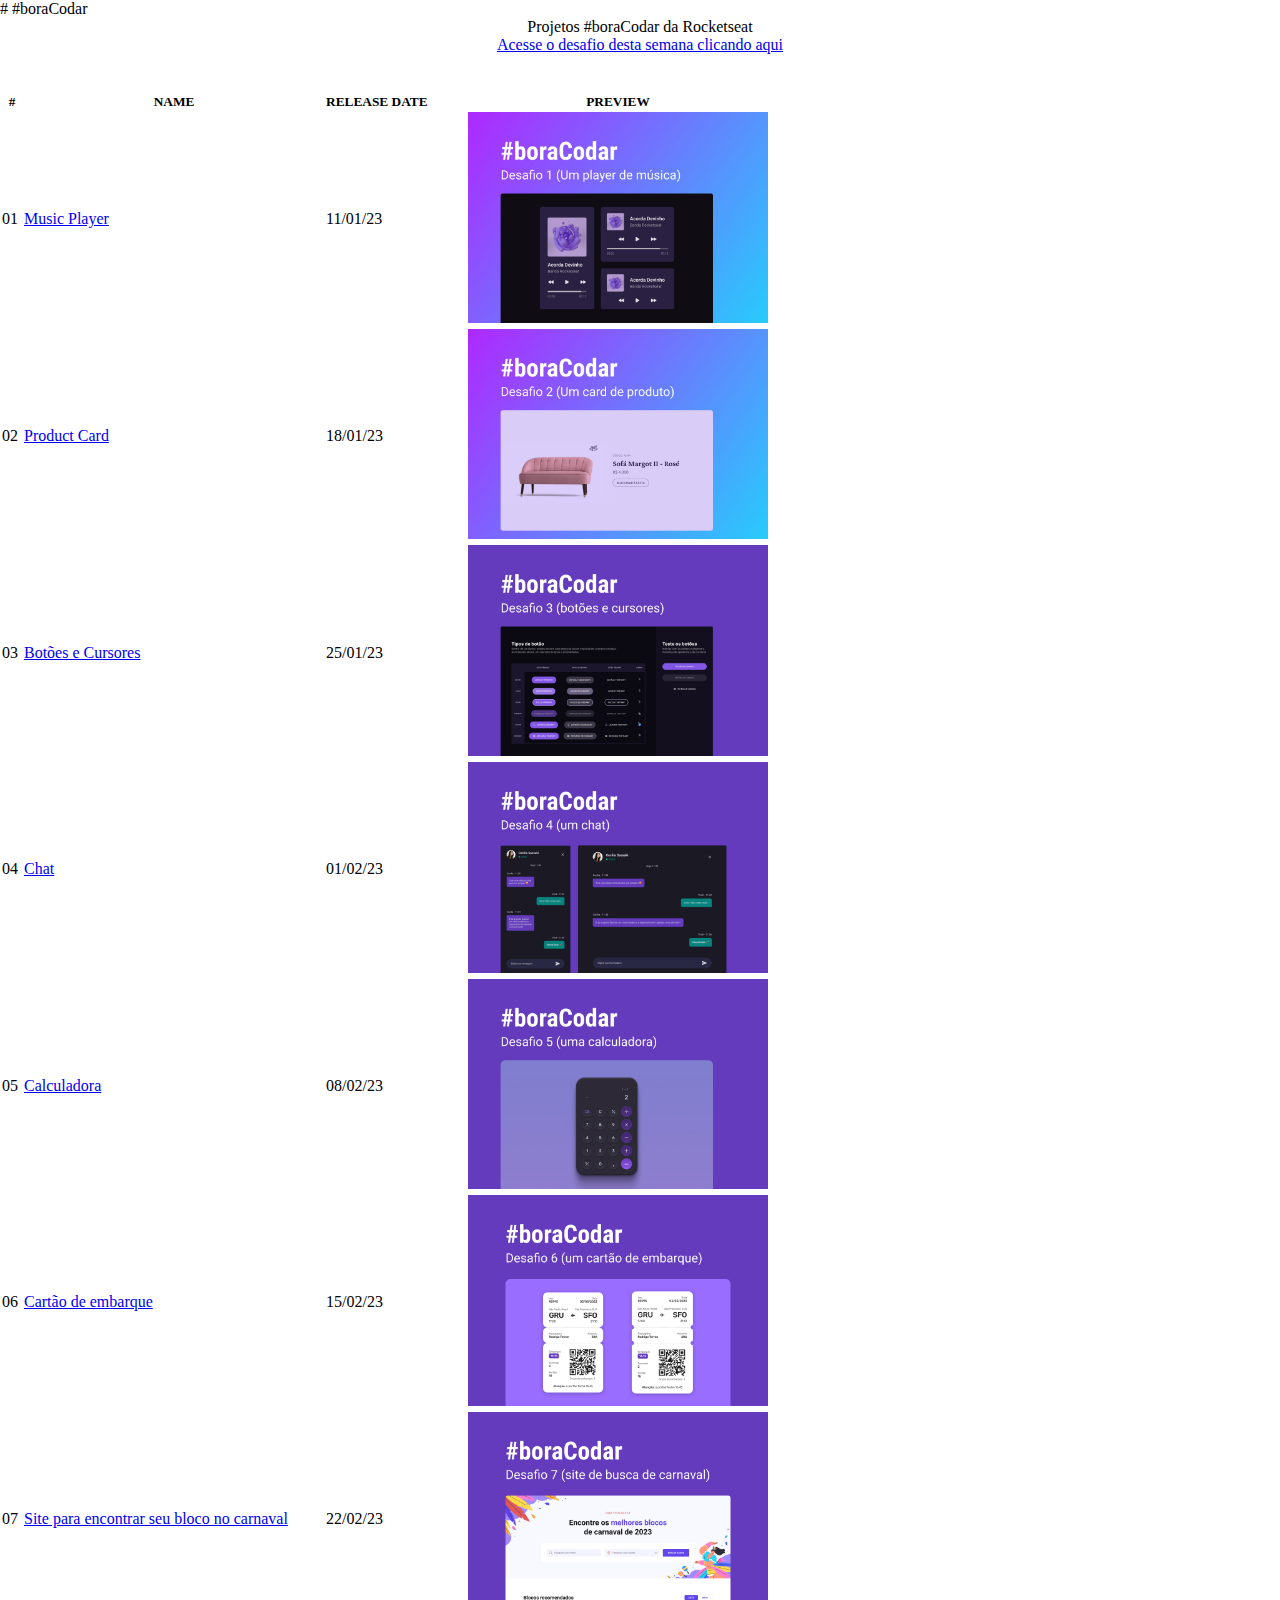
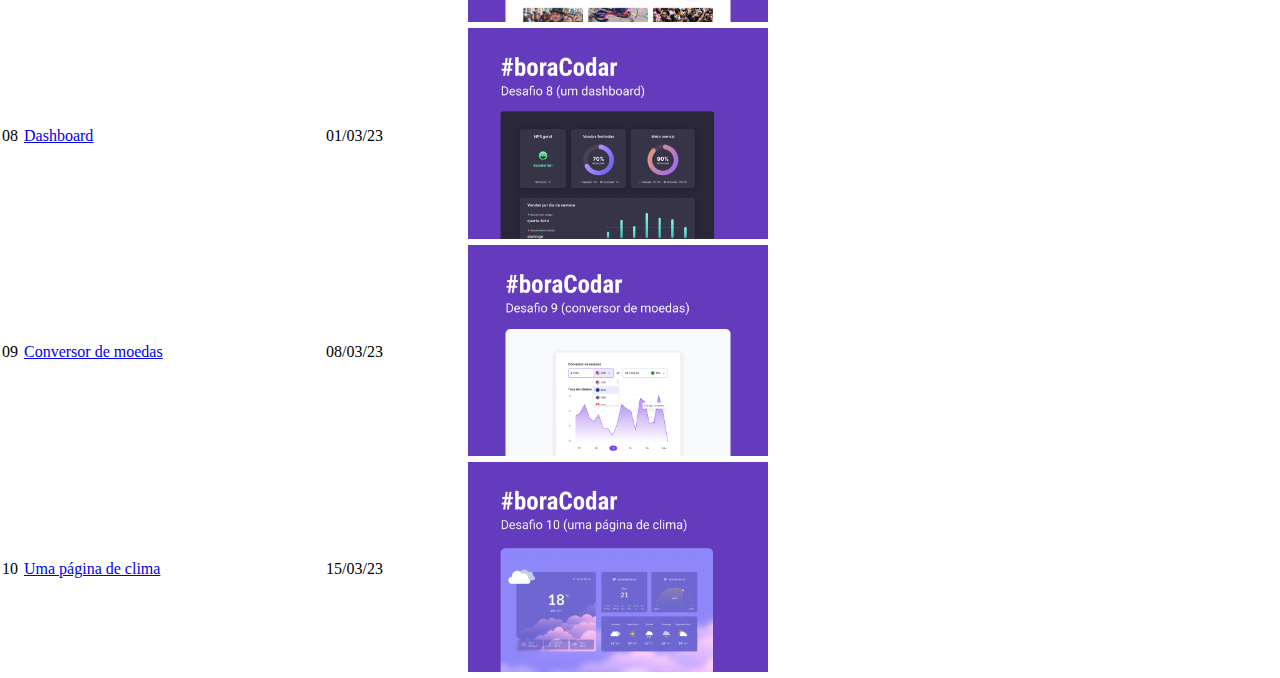
<file: index.html>
<!DOCTYPE html>
<html lang="en">
<head>
  <link rel="stylesheet" href="style.css">
  <meta charset="UTF-8">
  <meta http-equiv="X-UA-Compatible" content="IE=edge">
  <meta name="viewport" content="width=device-width, initial-scale=1.0">
  <title>Boracodar</title>
</head>
<body>
  # #boraCodar

<p align="center">
    Projetos #boraCodar da Rocketseat <br>
    <a href="https://boracodar.dev">Acesse o desafio desta semana clicando aqui</a><br>
    <br><table>
    <thead>
        <tr>
            <th align="center">
                <img width="20" height="1"> 
                <p>
                    <small>#</small>
                </p>
            </th>
            <th align="center">
                <img width="300" height="1"> 
                <p> 
                    <small>
                        NAME
                    </small>
                </p>
            </th>
            <th align="left">
                <img width="140" height="1">
                <p align="left"> 
                    <small>
                    RELEASE DATE
                    </small>
                </p>
            </th>
            <th align="center">
                <img width="201" height="1">
                <p align="center"> 
                    <small>
                    PREVIEW
                    </small>
                </p>
            </th>
        </tr>
    </thead>
    <tbody>
        <tr>
            <td>01</td>
            <td><a href="desafio01">Music Player </a></td>
            <td>11/01/23</td>
            <td align="center">
            <a href="desafio01"><img width="300px" src="desafio01/.github/preview.jpg" /></a></td>
        </tr>
        <tr>
            <td>02</td>
            <td><a href="desafio">Product Card</a></td>
            <td>18/01/23</td>
            <td align="center"><a href="desafio"><img width="300px" src="desafio/.github/preview.jpg" /></a></td>
        </tr>
        <tr>
            <td>03</td>
            <td><a href="desafio03">Botões e Cursores</a></td>
            <td>25/01/23</td>
            <td align="center"><a href="desafio03"><img width="300px" src="desafio03/.github/preview.jpg" /></a></td>
        </tr>
        <tr>
            <td>04</td>
            <td><a href="desafio04">Chat</a></td>
            <td>01/02/23</td>
            <td align="center"><a href="desafio04"><img width="300px" src="desafio04/.github/preview.jpg" /></a></td>
        </tr>
        <tr>
            <td>05</td>
            <td><a href="desafio05">Calculadora</a></td>
            <td>08/02/23</td>
            <td align="center"><a href="desafio05"><img width="300px" src="desafio05/.github/preview.jpg" /></a></td>
        </tr>
        <tr>
            <td>06</td>
            <td><a href="desafio06">Cartão de embarque</a></td>
            <td>15/02/23</td>
            <td align="center" ><a href="desafio06"><img width="300px" src="desafio06/.github/preview.jpg" /></a></td>
        </tr>
        <tr>
            <td>07</td>
            <td><a href="desafio07">Site para encontrar seu bloco no carnaval</a></td>
            <td>22/02/23</td>
            <td align="center" ><a href="desafio07"><img width="300px" src="desafio07/.github/preview.jpg" /></a></td>
        </tr>
        <tr>
            <td>08</td>
            <td><a href="boracodar-08">Dashboard</a></td>
            <td>01/03/23</td>
            <td align="center" ><a href="boracodar-08"><img width="300px" src="boracodar-08/.github/preview.jpg" /></a></td>
        </tr>
        <tr>
            <td>09</td>
            <td><a href="09">Conversor de moedas</a></td>
            <td>08/03/23</td>
            <td align="center" ><a href="09"><img width="300px" src="09/.github/preview.jpg" /></a></td>
        </tr>
        <tr>
            <td>10</td>
            <td><a href="10">Uma página de clima</a></td>
            <td>15/03/23</td>
            <td align="center" ><a href="10"><img width="300px" src="10/.github/preview.jpg" /></a></td>
        </tr>
    </tbody>
</table>
</p>
</body>
</html>
</file>
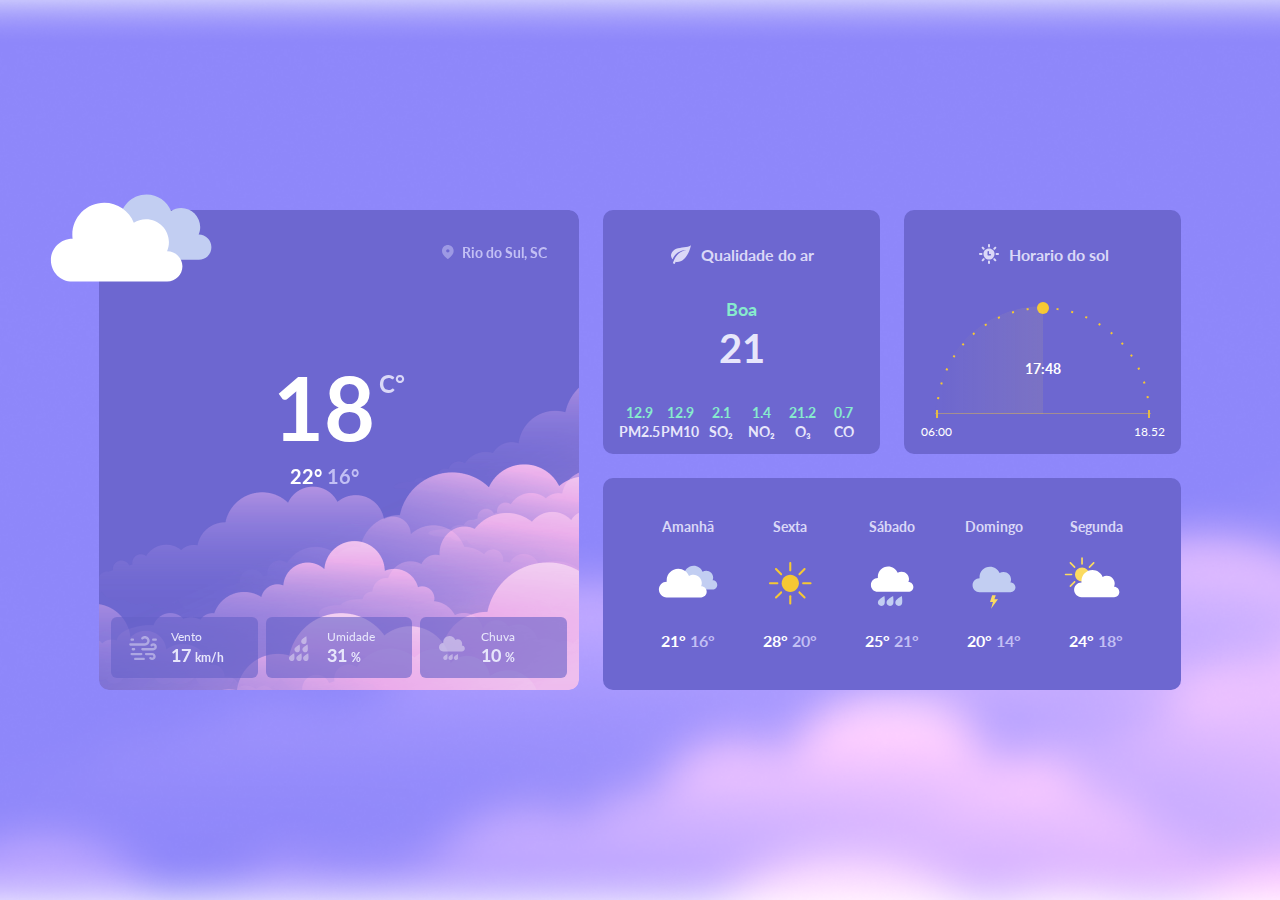
<file: 10/index.html>
<!DOCTYPE html>
<html lang="en">
  <head>
    <link rel="preconnect" href="https://fonts.googleapis.com" />
    <link rel="preconnect" href="https://fonts.gstatic.com" crossorigin />
    <link
      href="https://fonts.googleapis.com/css2?family=Lato:wght@400;700&display=swap"
      rel="stylesheet"
    />
    <meta charset="UTF-8" />
    <meta http-equiv="X-UA-Compatible" content="IE=edge" />
    <meta name="viewport" content="width=device-width, initial-scale=1.0" />
    <link rel="stylesheet" href="style.css" />
    <title>Clima</title>
  </head>
  <body>
    <main>
      <section class="temperature-now">
        <div class="location">
          <img src="./assets/pin.svg" alt="" />
          <strong>Rio do Sul, SC</strong>
        </div>
        <div class="temp">
          <div class="number">
            18
            <div class="maxmin">
              22°
              <span>16°</span>
            </div>
          </div>
          <div class="celsius">C°</div>
        </div>
        <div class="statistics">
          <div class="stats">
            <img src="./assets/temp-wind.svg" alt="vento" />
            <div class="info">
              <p>Vento</p>
              <h5>17 <span>km/h</span></h5>
            </div>
          </div>
          <div class="stats">
            <img src="./assets/temp-umidity.svg" alt="vento" />
            <div class="info">
              <p>Umidade</p>
              <h5>31 <span>%</span></h5>
            </div>
          </div>
          <div class="stats">
            <img src="./assets/temp-rain.svg" alt="vento" />
            <div class="info">
              <p>Chuva</p>
              <h5>10 <span>%</span></h5>
            </div>
          </div>
        </div>
      </section>

      <section class="air-quality">
        <h2 class="title">
          <img src="./assets/leaf.svg" alt="icone de folha" />
          Qualidade do ar
        </h2>
        <p class="good">Boa</p>
        <p class="number">21</p>
        <div class="info">
          <div class="number">
            <p>12.9</p>
            <small>PM2.5</small>
          </div>
          <div class="number">
            <p>12.9</p>
            <small>PM10</small>
          </div>
          <div class="number">
            <p>2.1</p>
            <small>SO₂</small>
          </div>
          <div class="number">
            <p>1.4</p>
            <small>NO₂</small>
          </div>
          <div class="number">
            <p>21.2</p>
            <small>O₃</small>
          </div>
          <div class="number">
            <p>0.7</p>
            <small>CO</small>
          </div>
        </div>
      </section>

      <section class="sun-time">
        <h2 class="title">
          <img src="./assets/sun-time.svg" alt="" />
          Horario do sol
        </h2>
        <div class="sun-chart-wrapper">
          <div class="sun-chart">
            <div class="chart">
              <img src="./assets/chart.svg" alt="" />
            </div>
            <time class="now">17:48</time>
          </div>
        </div>
        <div class="time">
          <time class="sunrise">06:00</time>
          <time class="sunset">18.52</time>
        </div>
      </section>
      <section class="week-weather">
        <div class="day">
          <h4 class="title">Amanhã</h4>
          <img src="./assets/weather-claud.svg" alt="" />
          <p class="maxmin">21° <span>16°</span></p>
        </div>

        <div class="day">
          <h4 class="title">Sexta</h4>
          <img src="./assets/weather-sun.svg" alt="" />
          <p class="maxmin">28° <span>20°</span></p>
        </div>

        <div class="day">
          <h4 class="title">Sábado</h4>
          <img src="./assets/weather-rain.svg" alt="" />
          <p class="maxmin">25° <span>21°</span></p>
        </div>

        <div class="day">
          <h4 class="title">Domingo</h4>
          <img src="./assets/weather-thunder.svg" alt="" />
          <p class="maxmin">20° <span>14°</span></p>
        </div>

        <div class="day">
          <h4 class="title">Segunda</h4>
          <img src="./assets/weather-claudy.svg" alt="" />
          <p class="maxmin">24° <span>18°</span></p>
        </div>
      </section>
    </main>
  </body>
</html>
</file>
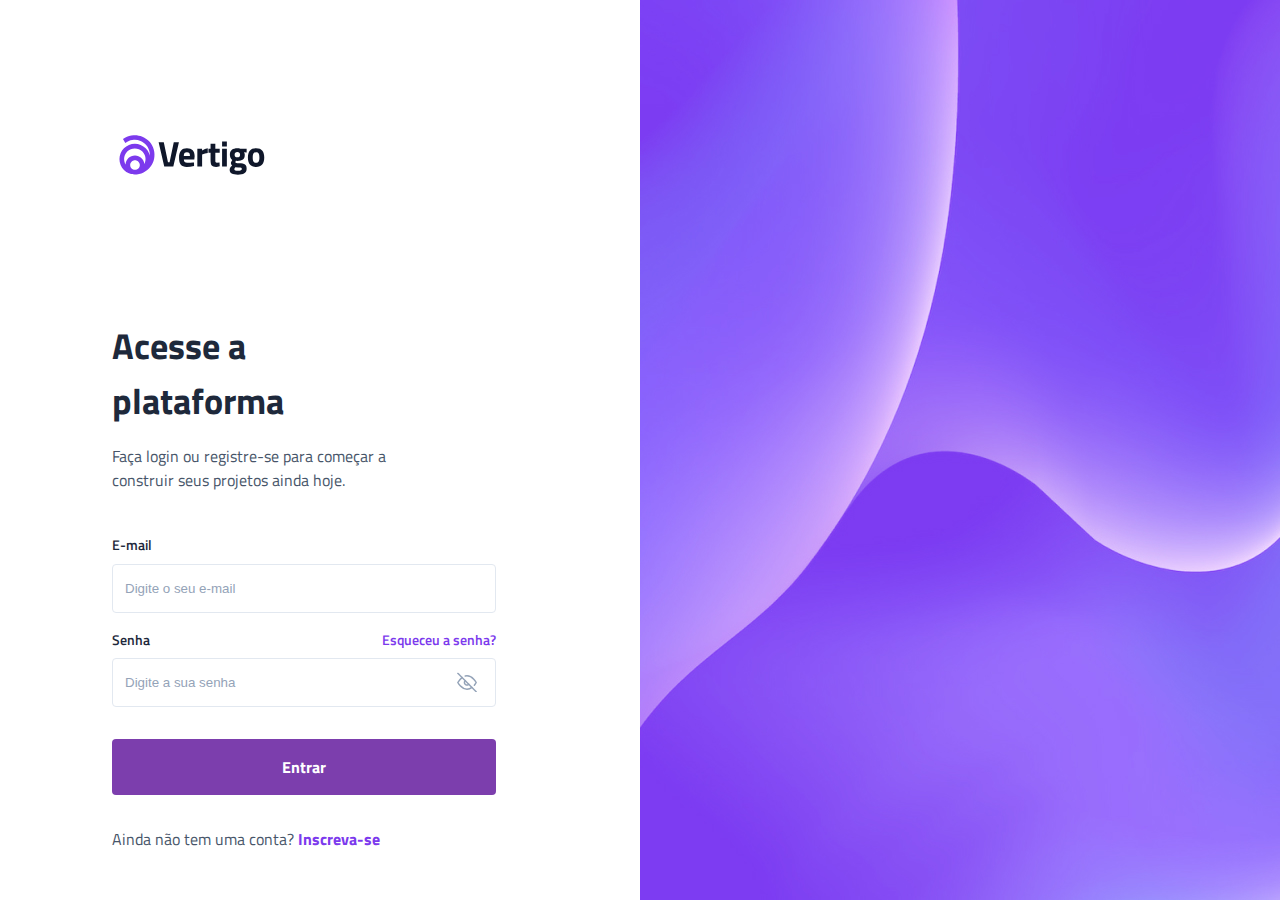
<file: 11/index.html>
<!DOCTYPE html>
<html lang="en">
  <head>
    <link rel="preconnect" href="https://fonts.googleapis.com">
<link rel="preconnect" href="https://fonts.gstatic.com" crossorigin>
<link href="https://fonts.googleapis.com/css2?family=Titillium+Web:wght@400;600;700&display=swap" rel="stylesheet">
    <meta charset="UTF-8" />
    <meta http-equiv="X-UA-Compatible" content="IE=edge" />
    <meta name="viewport" content="width=device-width, initial-scale=1.0" />
    <link rel="stylesheet" href="styles.css" />
    <title>User login</title>
  </head>
  <body>
    <div id="page" class="flex">
      <div>
      <header><img src="./assets/logo.svg" alt=""></header>
      <main>
        <div class="headline">
          <h1>Acesse a plataforma</h1>
          <p>
            Faça login ou registre-se para começar a construir seus projetos
            ainda hoje.
          </p>
        </div>
        <form>
          <div class="input-wrapper">
            <label for="email">E-mail</label>
            <input placeholder="Digite o seu e-mail" id="email" type="email" name="email" required />
          </div>
          <div class="input-wrapper">
            <div class="label-wrapper">
              <label for="senha"> Senha </label>
              <a href="#"> Esqueceu a senha? </a>
            </div>

            <input placeholder="Digite a sua senha" type="password" id="senha" />
            <img onClick='togglePassword()' src="./assets/eye-off.svg" alt="" class="eye show-password">
            <img onClick='togglePassword()' src="./assets/eye.svg" alt="" class="eye hide hide-password">
          </div>
          <button type="submit">Entrar</button>
          <div class="create-account">
            Ainda não tem uma conta?
            <a href="#">Inscreva-se</a>
          </div>
        </form>
      </main>
      </div>
    
      <img class="bg" src="./assets/bg.jpg" alt="">
    </div>

    <script src="./scripts.js"></script>
  </body>
</html>
</file>
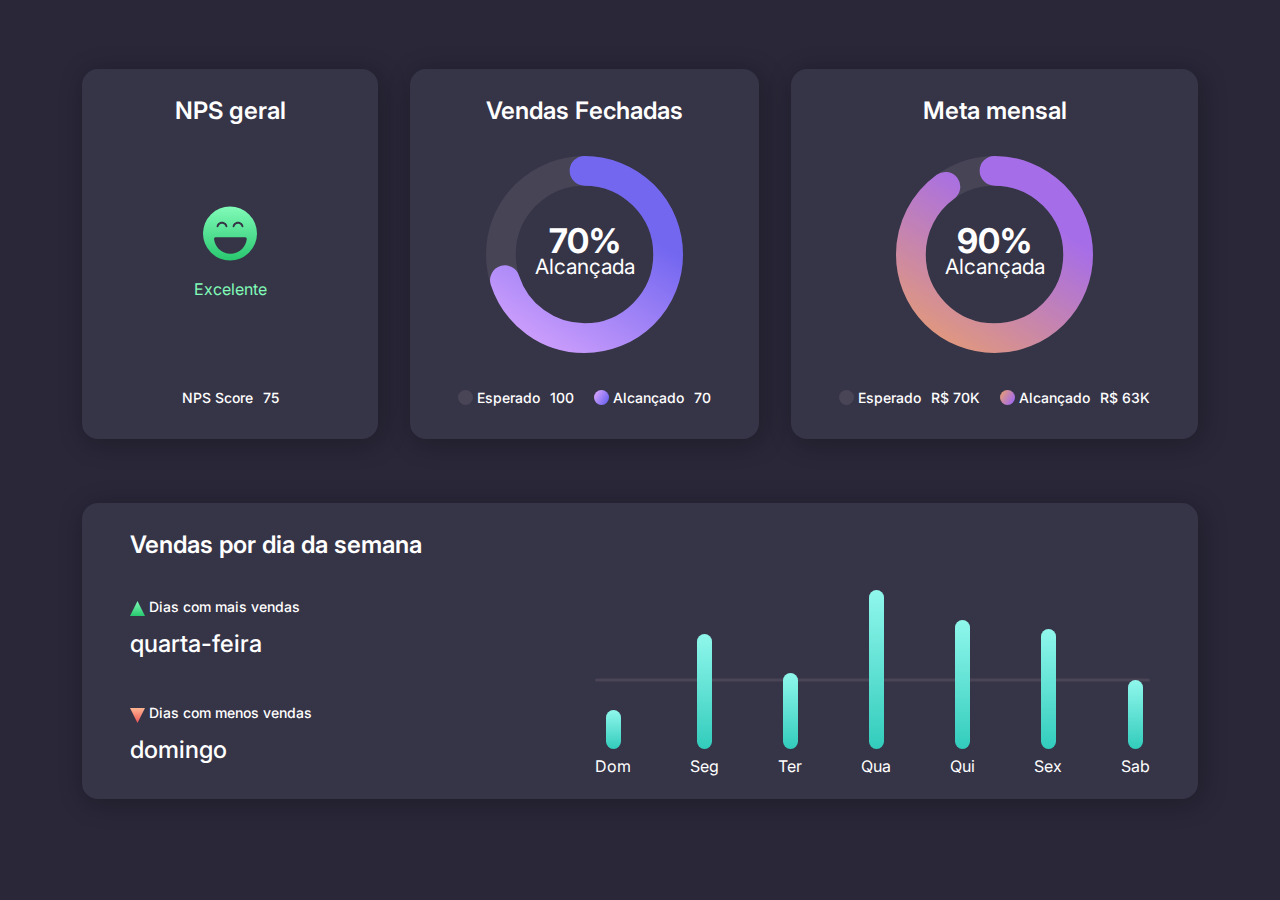
<file: boracodar 08/index.html>
<!DOCTYPE html>
<html lang="en">
  <head>
    <link rel="preconnect" href="https://fonts.googleapis.com" />
    <link rel="preconnect" href="https://fonts.gstatic.com" crossorigin />
    <link
      href="https://fonts.googleapis.com/css2?family=Inter:wght@400;500;700&display=swap"
      rel="stylesheet"
    />
    <meta charset="UTF-8" />
    <meta http-equiv="X-UA-Compatible" content="IE=edge" />
    <meta name="viewport" content="width=device-width, initial-scale=1.0" />
    <title>Document</title>
    <link rel="stylesheet" href="./styles.css" />
  </head>
  <body>
    <main id="app" class="grid">
      <div class="box nps grid">
        <div class="top text-center">NPS geral</div>
        <div class="middle grid">
          <img src="./assets/smile.svg" alt="smile" />
          Excelente
        </div>
        <div class="bottom">
          <span>NPS Score</span>
          <span>75</span>
        </div>
      </div>

      <div class="box sell grid">
        <div class="top text-center">Vendas Fechadas</div>

        <div class="middle">
          <svg viewBox="0 0 232 232" style="--percentage: 70">
            <circle cx="50%" cy="50%" r="98.5" opacity="0.1" stroke="#d9d9d9" />

            <circle
              cx="50%"
              cy="50%"
              r="98.5"
              stroke="url(#paint0_linear_201_85)"
            />
            <defs>
              <linearGradient
                id="paint0_linear_201_85"
                x1="-9"
                y1="82"
                x2="145"
                y2="178"
                gradientUnits="userSpaceOnUse"
              >
                <stop stop-color="#CE9FFC" />
                <stop offset="1" stop-color="#7367F0" />
              </linearGradient>
            </defs>
          </svg>
          <div class="content">
            <h3>70%</h3>
            <p>Alcançada</p>
          </div>
        </div>

        <div class="bottom">
          <div class="item">
            <span>Esperado </span>
            <span>100</span>
          </div>
          <div class="item">
            <span
              style="
                --bg-color: linear-gradient(
                  121.94deg,
                  #ce9ffc 15.98%,
                  #7367f0 82.85%
                );
              "
              >Alcançado</span
            >
            <span>70</span>
          </div>
        </div>
      </div>

      <div class="box target grid">
        <div class="top text-center">Meta mensal</div>
        <div class="middle">
          <svg viewBox="0 0 232 232" style="--percentage: 90">
            <circle cx="50%" cy="50%" r="98.5" opacity="0.1" stroke="#d9d9d9" />

            <circle
              cx="50%"
              cy="50%"
              r="98.5"
              stroke="url(#paint0_linear_201_104)"
            />
            <defs>
              <linearGradient
                id="paint0_linear_201_104"
                x1="1.97421e-07"
                y1="82"
                x2="154"
                y2="178"
                gradientUnits="userSpaceOnUse"
              >
                <stop stop-color="#DF9780" />
                <stop offset="1" stop-color="#A66DE9" />
              </linearGradient>
            </defs>
          </svg>
          <div class="content">
            <h3>90%</h3>
            <p>Alcançada</p>
          </div>
        </div>

        <div class="bottom">
          <div class="item">
            <span>Esperado</span>
            <span>R$ 70K</span>
          </div>
          <div class="item">
            <span
              style="
                --bg-color: linear-gradient(
                  121.94deg,
                  #df9780 15.98%,
                  #a66de9 82.85%
                );
              "
              >Alcançado</span
            >
            <span>R$ 63K</span>
          </div>
        </div>
      </div>
      <div class="box weekly-sell grid">
        <div class="top">Vendas por dia da semana</div>
        <div class="wrapper">
          <div class="left grid">
            <div class="most-sell grid">
              <span>Dias com mais vendas</span>
              quarta-feira
            </div>
            <div class="less-sell grid">
              <span>Dias com menos vendas</span>
              domingo
            </div>
          </div>
          <div class="right">
            <div class="bars">
              <div class="bar-wrapper">
                <div class="bar" style="--height: 3.9rem"></div>
                <span>Dom</span>
              </div>
              <div class="bar-wrapper">
                <div class="bar" style="--height: 11.5rem"></div>
                <span>Seg</span>
              </div>
              <div class="bar-wrapper">
                <div class="bar" style="--height: 7.6rem"></div>
                <span>Ter</span>
              </div>
              <div class="bar-wrapper">
                <div class="bar" style="--height: 15.9rem"></div>
                <span>Qua</span>
              </div>
              <div class="bar-wrapper">
                <div class="bar" style="--height: 12.9rem"></div>
                <span>Qui</span>
              </div>
              <div class="bar-wrapper">
                <div class="bar" style="--height: 12rem"></div>
                <span>Sex</span>
              </div>
              <div class="bar-wrapper">
                <div class="bar" style="--height: 6.9rem"></div>
                <span>Sab</span>
              </div>
            </div>
          </div>
        </div>
      </div>
    </main>
  </body>
</html>
</file>
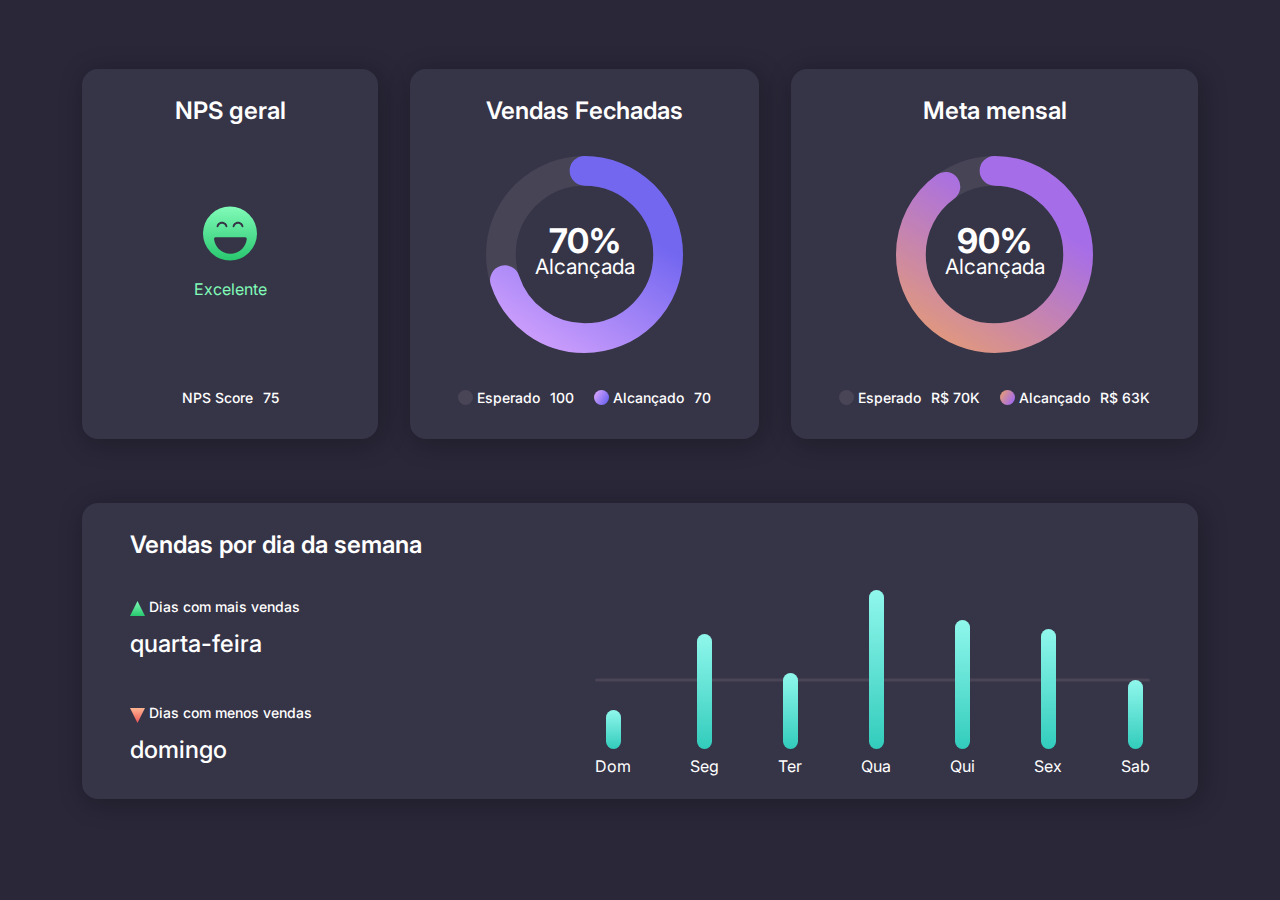
<file: boracodar-08/index.html>
<!DOCTYPE html>
<html lang="en">
  <head>
    <link rel="preconnect" href="https://fonts.googleapis.com" />
    <link rel="preconnect" href="https://fonts.gstatic.com" crossorigin />
    <link
      href="https://fonts.googleapis.com/css2?family=Inter:wght@400;500;700&display=swap"
      rel="stylesheet"
    />
    <meta charset="UTF-8" />
    <meta http-equiv="X-UA-Compatible" content="IE=edge" />
    <meta name="viewport" content="width=device-width, initial-scale=1.0" />
    <title>Dashboard</title>
    <link rel="stylesheet" href="./styles.css" />
  </head>
  <body>
    <main id="app" class="grid">
      <div class="box nps grid">
        <div class="top text-center">NPS geral</div>
        <div class="middle grid">
          <img src="./assets/smile.svg" alt="smile" />
          Excelente
        </div>
        <div class="bottom">
          <span>NPS Score</span>
          <span>75</span>
        </div>
      </div>

      <div class="box sell grid">
        <div class="top text-center">Vendas Fechadas</div>

        <div class="middle">
          <svg viewBox="0 0 232 232" style="--percentage: 70">
            <circle cx="50%" cy="50%" r="98.5" opacity="0.1" stroke="#d9d9d9" />

            <circle
              cx="50%"
              cy="50%"
              r="98.5"
              stroke="url(#paint0_linear_201_85)"
            />
            <defs>
              <linearGradient
                id="paint0_linear_201_85"
                x1="-9"
                y1="82"
                x2="145"
                y2="178"
                gradientUnits="userSpaceOnUse"
              >
                <stop stop-color="#CE9FFC" />
                <stop offset="1" stop-color="#7367F0" />
              </linearGradient>
            </defs>
          </svg>
          <div class="content">
            <h3>70%</h3>
            <p>Alcançada</p>
          </div>
        </div>

        <div class="bottom">
          <div class="item">
            <span>Esperado </span>
            <span>100</span>
          </div>
          <div class="item">
            <span
              style="
                --bg-color: linear-gradient(
                  121.94deg,
                  #ce9ffc 15.98%,
                  #7367f0 82.85%
                );
              "
              >Alcançado</span
            >
            <span>70</span>
          </div>
        </div>
      </div>

      <div class="box target grid">
        <div class="top text-center">Meta mensal</div>
        <div class="middle">
          <svg viewBox="0 0 232 232" style="--percentage: 90">
            <circle cx="50%" cy="50%" r="98.5" opacity="0.1" stroke="#d9d9d9" />

            <circle
              cx="50%"
              cy="50%"
              r="98.5"
              stroke="url(#paint0_linear_201_104)"
            />
            <defs>
              <linearGradient
                id="paint0_linear_201_104"
                x1="1.97421e-07"
                y1="82"
                x2="154"
                y2="178"
                gradientUnits="userSpaceOnUse"
              >
                <stop stop-color="#DF9780" />
                <stop offset="1" stop-color="#A66DE9" />
              </linearGradient>
            </defs>
          </svg>
          <div class="content">
            <h3>90%</h3>
            <p>Alcançada</p>
          </div>
        </div>

        <div class="bottom">
          <div class="item">
            <span>Esperado</span>
            <span>R$ 70K</span>
          </div>
          <div class="item">
            <span
              style="
                --bg-color: linear-gradient(
                  121.94deg,
                  #df9780 15.98%,
                  #a66de9 82.85%
                );
              "
              >Alcançado</span
            >
            <span>R$ 63K</span>
          </div>
        </div>
      </div>
      <div class="box weekly-sell grid">
        <div class="top">Vendas por dia da semana</div>
        <div class="wrapper">
          <div class="left grid">
            <div class="most-sell grid">
              <span>Dias com mais vendas</span>
              quarta-feira
            </div>
            <div class="less-sell grid">
              <span>Dias com menos vendas</span>
              domingo
            </div>
          </div>
          <div class="right">
            <div class="bars">
              <div class="bar-wrapper">
                <div class="bar" style="--height: 3.9rem"></div>
                <span>Dom</span>
              </div>
              <div class="bar-wrapper">
                <div class="bar" style="--height: 11.5rem"></div>
                <span>Seg</span>
              </div>
              <div class="bar-wrapper">
                <div class="bar" style="--height: 7.6rem"></div>
                <span>Ter</span>
              </div>
              <div class="bar-wrapper">
                <div class="bar" style="--height: 15.9rem"></div>
                <span>Qua</span>
              </div>
              <div class="bar-wrapper">
                <div class="bar" style="--height: 12.9rem"></div>
                <span>Qui</span>
              </div>
              <div class="bar-wrapper">
                <div class="bar" style="--height: 12rem"></div>
                <span>Sex</span>
              </div>
              <div class="bar-wrapper">
                <div class="bar" style="--height: 6.9rem"></div>
                <span>Sab</span>
              </div>
            </div>
          </div>
        </div>
      </div>
    </main>
  </body>
</html>
</file>
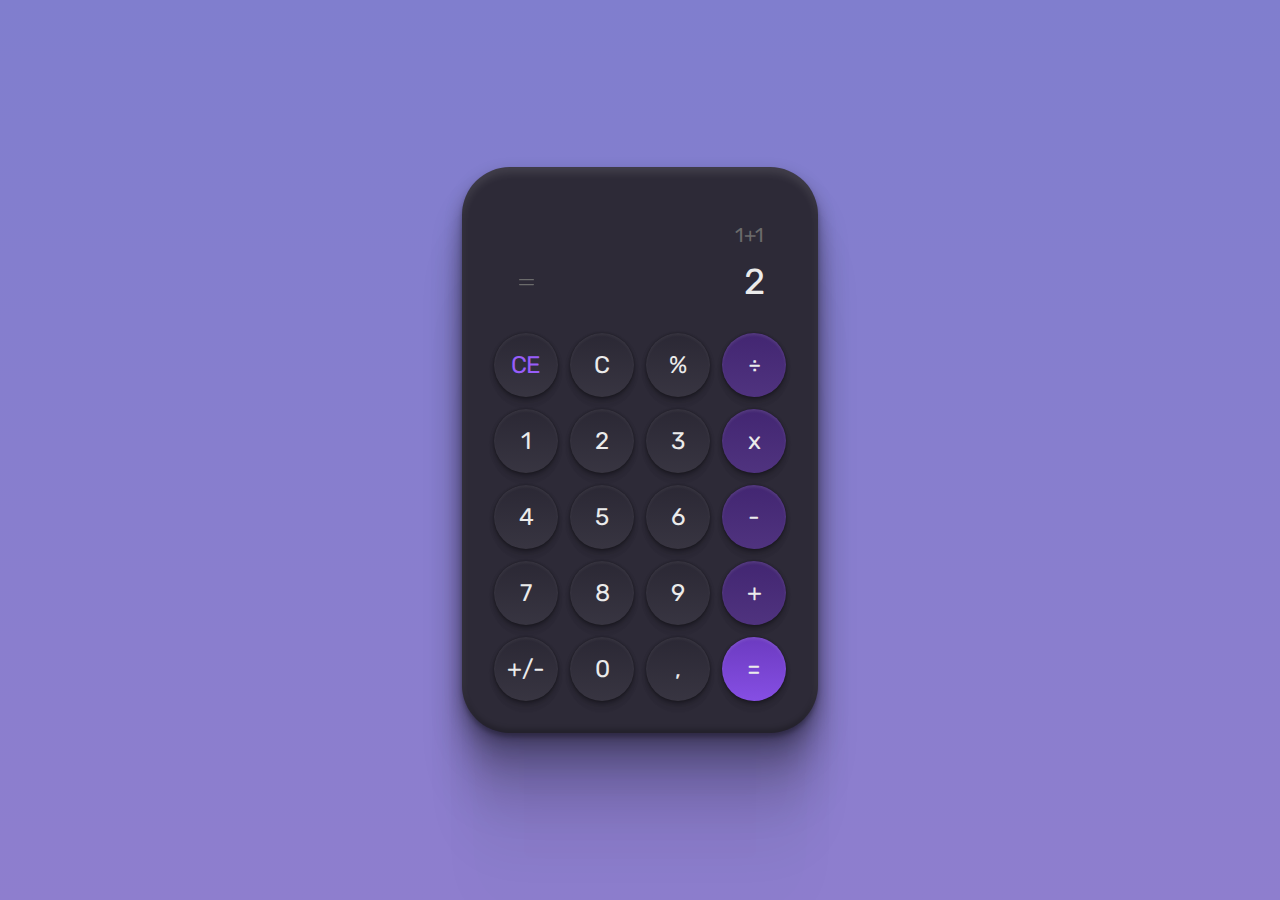
<file: desafio05/index.html>
<!DOCTYPE html>
<html lang="en">
  <head>
    <link rel="preconnect" href="https://fonts.googleapis.com" />
    <link rel="preconnect" href="https://fonts.gstatic.com" crossorigin />
    <link
      href="https://fonts.googleapis.com/css2?family=Rubik&display=swap"
      rel="stylesheet"
    />
    <link rel="stylesheet" href="style.css" />
    <meta charset="UTF-8" />
    <meta http-equiv="X-UA-Compatible" content="IE=edge" />
    <meta name="viewport" content="width=device-width, initial-scale=1.0" />
    <title>Calc</title>
  </head>
  <body>
    <div id="calculator">
      <div id="display">
        <div id="last-calc">1+1</div>
        <div id="result">
          <img src="./assets/equals.svg" alt="sinal de igual" />
          <span>2</span>
        </div>
      </div>
      <div id="keyboard">
        <button class="secondary">CE</button>
        <button>C</button>
        <button>%</button>
        <button class="tertiary">÷</button>

        <button>1</button>
        <button>2</button>
        <button>3</button>
        <button class="tertiary">x</button>

        <button>4</button>
        <button>5</button>
        <button>6</button>
        <button class="tertiary">-</button>

        <button>7</button>
        <button>8</button>
        <button>9</button>
        <button class="tertiary">+</button>

        <button>+/-</button>
        <button>0</button>
        <button>,</button>
        <button class="quartiary">=</button>
      </div>
    </div>
    <script src="./script.js"></script>
  </body>
</html>
</file>
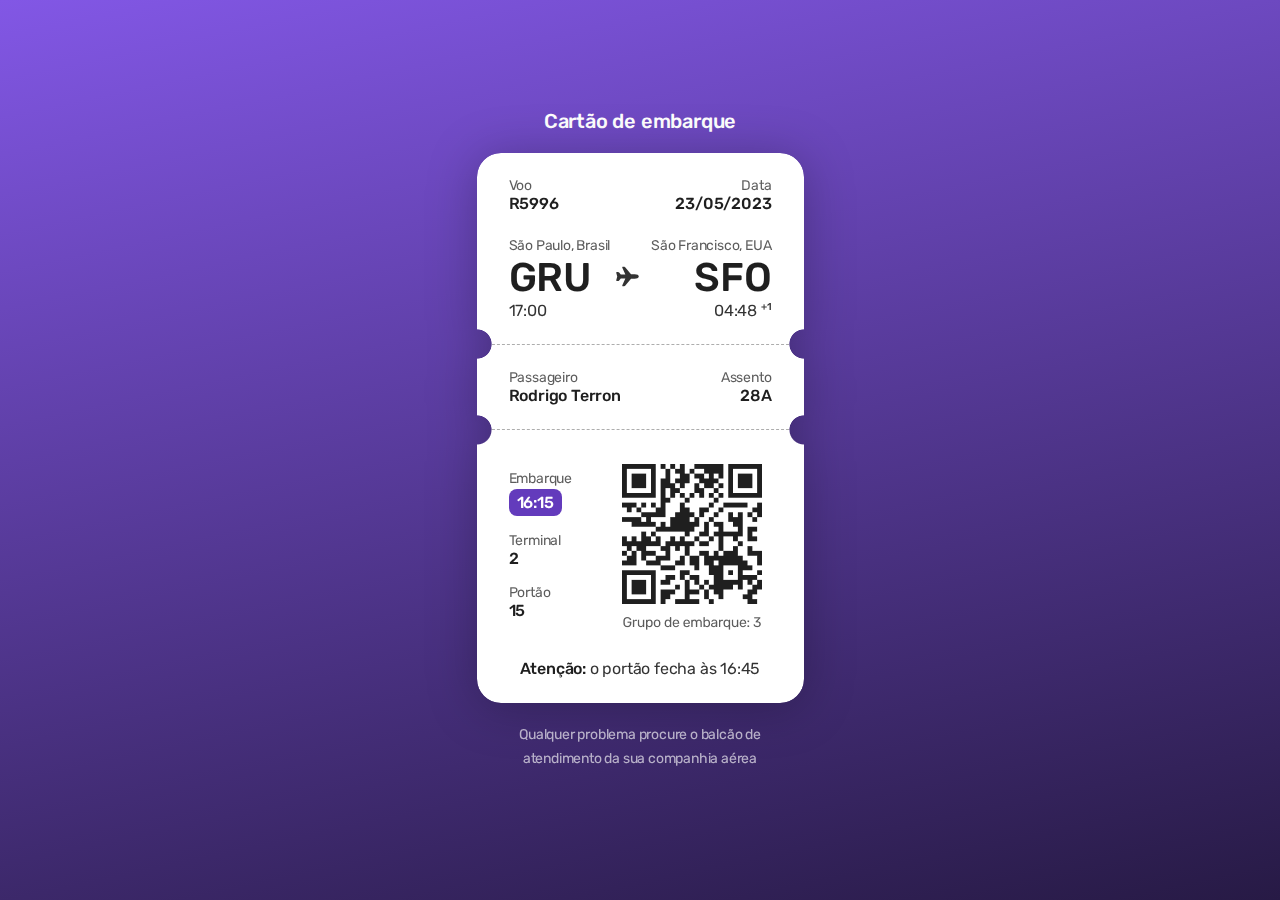
<file: desafio06/index.html>
<!DOCTYPE html>
<html lang="en">
  <head>
    <link rel="preconnect" href="https://fonts.googleapis.com" />
    <link rel="preconnect" href="https://fonts.gstatic.com" crossorigin />
    <link
      href="https://fonts.googleapis.com/css2?family=Rubik:wght@400;500&display=swap"
      rel="stylesheet"
    />
    <link rel="stylesheet" href="./style.css" />
    <meta charset="UTF-8" />
    <meta http-equiv="X-UA-Compatible" content="IE=edge" />
    <meta name="viewport" content="width=device-width, initial-scale=1.0" />
    <title>Boarding pass</title>
  </head>
  <body>
    <div id="boarding-pass">
      <h1>Cartão de embarque</h1>
      <main id="ticket">
        <section class="top grid">
          <div class="flight grid column">
            <div class="number">
              <p>Voo</p>
              <strong>R5996</strong>
            </div>
            <div class="date text-right">
              <p>Data</p>
              <strong>23/05/2023</strong>
            </div>
          </div>
          <div class="grid column">
            <div class="departure grid">
              <p>São Paulo, Brasil</p>
              <strong>GRU</strong>
              <time>17:00</time>
            </div>
            <div class="airplane">
              <img src="./assets/airplane.svg" alt="ícone de avião" />
            </div>
            <div class="arrival text-right grid">
              <p>São Francisco, EUA</p>
              <strong>SFO</strong>
              <time>04:48 <sup>+1</sup></time>
            </div>
          </div>
        </section>
        <section class="middle grid column">
          <div class="name">
            <p>Passageiro</p>
            <strong>Rodrigo Terron</strong>
          </div>
          <div class="seat text-right">
            <p>Assento</p>
            <strong>28A</strong>
          </div>
        </section>
        <section class="bottom">
          <div class="container grid column">
            <dl class="grid">
              <dt>
                <p>Embarque</p>
                <time>16:15</time>
              </dt>
              <dt>
                <p>Terminal</p>
                <strong>2</strong>
              </dt>
              <dt>
                <p>Portão</p>
                <strong>15</strong>
              </dt>
            </dl>
            <div class="qrcode">
              <img src="./assets/qrcode.png" alt="qrcode" />
            </div>
          </div>
          <p><strong>Atenção:</strong> o portão fecha às 16:45</p>
        </section>
      </main>
      <footer>
        Qualquer problema procure o balcão de atendimento da sua companhia aérea
      </footer>
    </div>
  </body>
</html>
</file>
<file: style.css>
* {
  margin: 0;
  padding: 0;
  box-sizing: border-box;
  -webkit-fon-smoothing: antialiased;
  -moz-osx-font-smoothing: grayscale;
}

:root {
  font-size: 62.5%;
}

body {
  font-size: 1.6rem;
}
</file>
<file: 10/style.css>
* {
  margin: 0;
  padding: 0;
  box-sizing: border-box;
  -webkit-fon-smoothing: antialiased;
  -moz-osx-font-smoothing: grayscale;
  font-family: 'Lato', sans-serif;
}

:root {
  font-size: 62.5%;
}

body {
  font-size: 1.6rem;
}

main {
  background: url(./assets/bg.png) no-repeat center/cover;
  min-height: 100vh;
  display: grid;
  place-content: center;
  gap: 2.4rem;
  padding: 6.4rem;
}

section {
  background: #6d67d0;
  backdrop-filter: blur(1rem);
  border-radius: 1rem;
}

.temperature-now {
  background: url(./assets/bg-temp-now.png);

  position: relative;
  display: grid;
  grid-template-rows: max-content 1fr max-content;
}

.temperature-now::before {
  content: "";
  width: 17.6rem;
  height: 17.6rem;
  background: url(./assets/clouds.svg) no-repeat;
  position: absolute;
  top: -5.6rem;
  left: -5.6rem;
}

.location {
  justify-self: end;
  padding: 3.2rem 3.2rem;
  display: flex;
  align-items: center;
  gap: 0.4rem;
  font-size: 1.4rem;
  color: #c2bff4;
}

.location strong {
  font-size: 1.4rem;
  color: #c2bff4;
}

.temp {
  gap: .4rem;
  margin: 6rem;
  font-weight: 700;
  display: flex;
  justify-content: center;
}

.temp .number {
  text-align: center;
  font-size: 8.8rem;
  color: #fff;
  display: flex;
  flex-direction: column;
  gap: .4rem;
}

.temp .number .maxmin {
  font-size: 2rem;
}

.temp .number .maxmin span {
  color: #c2bff4;
}

.celsius {
  font-size: 2.4rem;
  color: #dad8f7;
  margin-top: 1.5rem;
}

.statistics {
  padding: 1.2rem;
  display: flex;
  gap: .8rem;
}

.stats {
  flex: 1;
  padding: 1.2rem 1.6rem;
  background: rgba(102, 96, 200, 0.6);
  border-radius: .6rem;
  display: flex;
  gap: 1.2rem;
  align-items: center;
}

.stats .info {
  color: #e7e6fb;
}

.stats .info h5 span,
.stats .info p {
  font-size: 1.2rem;
}

.stats .info h5 {
  font-size: 1.8rem;
  display: flex;
  align-items: baseline;
  gap: .4rem;
}

.air-quality {
  font-weight: 700;
  text-align: center;
  display: grid;
}

h2.title {
  font-size: 1.6rem;
  color: #dad8f7;
  display: flex;
  align-items: center;
  justify-content: center;
  gap: .8rem;
  margin-top: 3.2rem;
}

.air-quality .good {
  margin-top: 3.2rem;
  font-size: 1.8rem;
  color: #87ebcd;
}

.air-quality>.number {
  margin-top: .4rem;
  font-size: 4rem;
  color: #E7E6FB;
}

.air-quality .info {
  display: flex;
  align-items: center;
  margin-top: 3.2rem;
  padding: 0 1.6rem 1.6rem;
}

.air-quality .info .number {
  flex: 1;
}

.air-quality .info p {
  color: #87ebcd;
  font-size: 1.4rem;
}

.air-quality .info small {
  font-size: 1.4rem;
  color: #E7E6FB;
}

.sun-chart-wrapper {
  margin-top: 4rem;
  height: 11rem;
  position: relative;
}

.sun-chart {
  --pos-x: 50;
  margin: auto;
  width: 21.6rem;
  height: 21.6rem;

  position: relative;
}

.sun-chart::before {
  content: "";
  width: 1.2rem;
  height: 1.2rem;
  position: absolute;
  background: #f6c833;
  border-radius: 50%;
  top: 50%;
  left: 50%;
  margin: -.6rem;
  transform: rotate(calc(1deg*(((100 - var(--pos-x))/-100)*180))) translate(10.6rem);
}
.chart{
  width: 21.6rem;
  height: 10.8rem;
  overflow: hidden;
}
.chart::before {
  content: '';
  width: 21.6rem;
  height: 21.6rem;
  display: block;
  border-radius: 50%;
  background: linear-gradient(180deg, rgba(251, 219, 96, 0.2) 0%, rgba(251, 219, 96, 0) 101.89%);
  --mask: linear-gradient(0deg, white 50%, transparent 0%);
  mask: var(--mask);
  -webkit-mask: var(--mask);
  rotate: calc(1.8deg * var(--pos-x));
}

.chart img {
  position: absolute;
  top: 0;
  left: -1;
}
time.now{
  position: absolute;
  top: 25%;
  left: 50%;
  transform: translate(-50%);
  color: white;
  font-size: 1.4rem;
  font-weight: 700;
}
.time{
  font-size: 1.2rem;
  color: white;
  display: flex;
  align-items: center;
  justify-content: space-between;
  margin: .8rem auto 0;
  padding: 0 1.6rem 1.6rem;
  max-width: 27.6rem;
}

.week-weather{
  padding: 4rem;
  display: flex;
  gap: 1.2rem;

}
.day{
  flex: 1;
  display: grid;
  justify-items: center;
  gap: 1.6rem;
}

h4.title{
  font-size: 1.4rem;
  color: #dad8f7;
}
.day .maxmin{
  font-weight: 700 ;
  color: white;
  font-size: 1.6rem;
}
.day .maxmin span{
  color: #c2bff4;
}

@media (min-width:1200px){
  main{
    grid-template-columns: 48rem 27.7rem 27.7rem;
    grid-template-rows: 24.4rem 21.2rem ;
  }
  .temperature-now{
    grid-row: 1/3;
  }
.week-weather{
  grid-column: 2/4;
}
}
</file>
<file: 11/styles.css>
* {
  margin: 0;
  padding: 0;
  box-sizing: border-box;
  -webkit-fon-smoothing: antialiased;
  -moz-osx-font-smoothing: grayscale;
}

:root {
  font-size: 62.5%;
  font-family: 'Titillium Web', sans-serif;
}

body {
  font-size: 1.6rem;
}

button {
  all: unset;
  box-sizing: border-box;
}

a {
  text-decoration: none;
  color: #7C3AED;
  font-weight: 700;
}

#page {
  height: 100vh;

}

main {
  margin-top: 11.4rem;
  max-width: 38.4rem;
}

.flex {
  display: flex;

}

#page>* {
  width: 50%;


}

img {
  width: 100%;
  object-fit: cover;

}


header img {
  width: 16rem;
  height: 5.4em;
  object-fit: contain;
  margin-bottom: 0;

}

#page>div {
  padding: 11.2rem;
}

main {
  margin-top: 11.4rem;
}

.headline {
  max-width: 30rem;
}

h1 {
  font-size: 3.6rem;
  line-height: 5.5rem;
  margin-top: 0;

  color: #1E293B;
}

h1+p {
  color: #475569;
  margin-top: 1.6rem;
}

form {
  margin-top: 4rem;
}

.input-wrapper {
  position: relative;
}

label {
  font-weight: 600;
  font-size: 14px;
  line-height: 21px;
  color: #1e293b;
}

label+a {
  font-size: 1.4rem;
  line-height: 2.1rem;
  font-weight: 600;
}

input::placeholder {

  color: #94a3b8;
}

input:focus,
input:hover {
  border: 1px solid #7C3AED;
  border-radius: 4px;
  outline: 0;
}

form input {
  background: #FFFFFF;
  width: 100%;
  padding: 1.6rem 1.2rem;
  border: .1rem solid #E2E8F0;
  border-radius: .4rem;
  margin-top: .8rem;

}

form .input-wrapper+.input-wrapper {
  margin-top: 1.6rem;
}

.label-wrapper {
  display: flex;
  justify-content: space-between;
}

::ms-reveal {
  display: none;
}

.eye {
  width: 2rem;
  height: 2rem;
  position: absolute;
  top: 55%;
  right: 5%;
}

.hide {
  display: none;
}

form button {

  display: flex;
  justify-content: center;
  align-items: center;
  padding: 1.6rem 2.4rem;
  background: #7c3ead;
  width: 100%;
  font-weight: bold;
  color: white;
  border-radius: .4rem;
  margin-block: 3.2rem;
}



form button:hover {
  background: #9f67ff;
}

form button:focus {
  outline: 2px solid #7c3aed;
  border-radius: .2rem;

}

.create-account {
  color: #475569;

  padding-bottom: 4rem;

}

@media(max-width:900px) {
  #page>* {
    width: 100%;
  }

  #page>img {
    display: none;
  }

  #page>div {
    padding: 11rem;
  }

  main {
    max-width: 100%;
  }
}

@media (max-width:600px) {
  #page>div {
    padding: 4rem;
  }
}
</file>
<file: boracodar 08/styles.css>
* {
  margin: 0;
  padding: 0;
  box-sizing: border-box;
  -webkit-fon-smoothing: antialiased;
  -moz-osx-font-smoothing: grayscale;
}

:root {
  font-size: 62.5%;
}

body {
  font-size: 1.6rem;
  font-family: 'inter';
  background: #292738;
}

.box {
  padding: 2.9rem 4.8rem;
  background: #363447;
  box-shadow: .3rem .4rem 2.6rem rgba(0, 0, 0, 0.25);
  border-radius: 1.6rem;
  color: white;
  line-height: 160%;
  gap: 3.2rem;
  margin-bottom: 3.2rem;
}

.grid {
  display: grid;
}

.text-center {
  text-align: center;
}

#app {
  column-gap: 3.2rem;
  width: fit-content;
  min-height: 100vh;
  height: fit-content;
  margin: auto;
  place-content: center;
  padding: 3.2rem;
}





.top {
  font-weight: 600;
  font-size: 2.4rem;

}

.middle {
  display: grid;
  place-content: center;
  position: relative;
}

.middle .content {
  position: absolute;
  top: 50%;
  left: 50%;
  transform: translate(-50%, -50%);
  text-align: center;
}

.content h3 {
  font-size: 3.4rem;
}

.content p {
  font-size: 2.1rem;
}

.bottom {
  display: flex;
  gap: 2rem;
  justify-content: center;
  margin-top: auto;
  font-weight: 500;
  font-size: 1.4rem;
}

.bottom .item {
  display: flex;
  align-items: center;
  gap: 1rem;
}

.bottom .item span:nth-child(1) {
  display: flex;
  align-items: center;
  gap: .4rem;
}

.bottom .item span {
  --bg-color: #4a4556;
}

.bottom .item span:nth-child(1)::before {
  content: "";
  width: 1.5rem;
  height: 1.5rem;
  display: block;
  background: var(--bg-color);
  border-radius: 999px;
}

.nps {

  gap: 3.2rem;

}

.nps .middle {
  height: 19.7rem;
  place-content: center;
  justify-items: center;
  gap: 1.6rem;
  color: #81fbb8;
}

.nps .bottom {
  gap: 1rem;
}

svg {
  --percentage: 0;
  width: 19.7rem;
  height: 19.7rem;
  transform: rotate(-90deg);
}

svg circle {
  stroke-dasharray: 618;
  stroke-dashoffset: 618;
  stroke-width: 35;
  fill: none;
}

svg circle:nth-child(1) {
  stroke-dashoffset: 0;
}

svg circle:nth-child(2) {
  stroke-dashoffset: calc(618 - (618*var(--percentage))/100);
  stroke-linecap: round;
  animation: progress 1.5s ease-in-out;
}

@keyframes progress {
  0% {
    stroke-dasharray: 618;
    stroke-dashoffset: 618;
  }
}


.weekly-sell {
  gap: 3.2rem;

}

.weekly-sell .wrapper {
  display: flex;
  flex-direction: column;
  gap: 3.2rem;

}

.weekly-sell .left {
  gap: 3.2rem;
  grid-auto-flow: column;

}

.weekly-sell .left,
.weekly .right {
  flex: 1;
}

.left .grid {
  gap: .8rem;
  font-weight: 500;
  font-size: 2.4rem;
}

.left .grid span {
  font-size: 1.4rem;
  align-items: center;
  display: flex;
  gap: .4rem;
}

.left .grid span::before {
  content: "";
  width: 1.5rem;
  height: 1.5rem;

  display: block;
  clip-path: polygon(50% 0%, 0% 100%, 100% 100%);
}

.left .most-sell span::before {
  background: linear-gradient(180deg, #81FBB8 0%, #28C76F 100%);
  margin-top: .4rem;
}

.left .less-sell span::before {
  background: linear-gradient(180deg, #EA5455 0%, #FEB692 100%);
  transform: matrix(1, 0, 0, -1, 0, 0);
  margin-top: .6rem;
}

.bars {
  display: flex;
  gap: calc(3vw + 1rem);
  align-items: flex-end;
  position: relative;
}

.bars::before {
  content: "";
  display: block;
  height: .3rem;
  width: 100%;
  background: #4a4556;
  border-radius: 999px;
  position: absolute;
  top: 50%;
  transform: translateY(-50%);
  z-index: 0;
}

.bar-wrapper {
  display: grid;
  grid-template-rows: 15.9rem 1.6rem;
  justify-items: center;
  gap: .5rem;
  z-index: 1;
}

.bar {
  width: 1.5rem;
  background: linear-gradient(180deg, #90f7ec 0%, #32ccbc 100%);
  border-radius: 999px;
  height: var(--height);
  animation: up 1.5s;
  align-self: end;
}

@keyframes up {
  0% {
    height: 0;
  }
}

@media (min-width: 1200px) {
  #app {
    grid-template-columns: 29.6rem max-content max-content;
    grid-template-rows: max-content;
  }

  .box:nth-child(4) {
    grid-column: 1/4;
  }

  .weekly-sell .wrapper {
    flex-direction: row;
  }

  .weekly-sell .left {
    grid-auto-flow: initial;
  }

  .bars {
    gap: 5.9rem;
  }

  .weekly-sell {
    margin-top: 3.2rem;

  }
}
</file>
<file: boracodar-08/styles.css>
* {
  margin: 0;
  padding: 0;
  box-sizing: border-box;
  -webkit-fon-smoothing: antialiased;
  -moz-osx-font-smoothing: grayscale;
}

:root {
  font-size: 62.5%;
}

body {
  font-size: 1.6rem;
  font-family: 'inter';
  background: #292738;
}

.box {
  padding: 2.9rem 4.8rem;
  background: #363447;
  box-shadow: .3rem .4rem 2.6rem rgba(0, 0, 0, 0.25);
  border-radius: 1.6rem;
  color: white;
  line-height: 160%;
  gap: 3.2rem;
  margin-bottom: 3.2rem;
}

.grid {
  display: grid;
}

.text-center {
  text-align: center;
}

#app {
  column-gap: 3.2rem;
  width: fit-content;
  min-height: 100vh;
  height: fit-content;
  margin: auto;
  place-content: center;
  padding: 3.2rem;
}





.top {
  font-weight: 600;
  font-size: 2.4rem;

}

.middle {
  display: grid;
  place-content: center;
  position: relative;
}

.middle .content {
  position: absolute;
  top: 50%;
  left: 50%;
  transform: translate(-50%, -50%);
  text-align: center;
}

.content h3 {
  font-size: 3.4rem;
}

.content p {
  font-size: 2.1rem;
}

.bottom {
  display: flex;
  gap: 2rem;
  justify-content: center;
  margin-top: auto;
  font-weight: 500;
  font-size: 1.4rem;
}

.bottom .item {
  display: flex;
  align-items: center;
  gap: 1rem;
}

.bottom .item span:nth-child(1) {
  display: flex;
  align-items: center;
  gap: .4rem;
}

.bottom .item span {
  --bg-color: #4a4556;
}

.bottom .item span:nth-child(1)::before {
  content: "";
  width: 1.5rem;
  height: 1.5rem;
  display: block;
  background: var(--bg-color);
  border-radius: 999px;
}

.nps {

  gap: 3.2rem;

}

.nps .middle {
  height: 19.7rem;
  place-content: center;
  justify-items: center;
  gap: 1.6rem;
  color: #81fbb8;
}

.nps .bottom {
  gap: 1rem;
}

svg {
  --percentage: 0;
  width: 19.7rem;
  height: 19.7rem;
  transform: rotate(-90deg);
}

svg circle {
  stroke-dasharray: 618;
  stroke-dashoffset: 618;
  stroke-width: 35;
  fill: none;
}

svg circle:nth-child(1) {
  stroke-dashoffset: 0;
}

svg circle:nth-child(2) {
  stroke-dashoffset: calc(618 - (618*var(--percentage))/100);
  stroke-linecap: round;
  animation: progress 1.5s ease-in-out;
}

@keyframes progress {
  0% {
    stroke-dasharray: 618;
    stroke-dashoffset: 618;
  }
}


.weekly-sell {
  gap: 3.2rem;

}

.weekly-sell .wrapper {
  display: flex;
  flex-direction: column;
  gap: 3.2rem;

}

.weekly-sell .left {
  gap: 3.2rem;
  grid-auto-flow: column;

}

.weekly-sell .left,
.weekly .right {
  flex: 1;
}

.left .grid {
  gap: .8rem;
  font-weight: 500;
  font-size: 2.4rem;
}

.left .grid span {
  font-size: 1.4rem;
  align-items: center;
  display: flex;
  gap: .4rem;
}

.left .grid span::before {
  content: "";
  width: 1.5rem;
  height: 1.5rem;

  display: block;
  clip-path: polygon(50% 0%, 0% 100%, 100% 100%);
}

.left .most-sell span::before {
  background: linear-gradient(180deg, #81FBB8 0%, #28C76F 100%);
  margin-top: .4rem;
}

.left .less-sell span::before {
  background: linear-gradient(180deg, #EA5455 0%, #FEB692 100%);
  transform: matrix(1, 0, 0, -1, 0, 0);
  margin-top: .6rem;
}

.bars {
  display: flex;
  gap: calc(3vw + 1rem);
  align-items: flex-end;
  position: relative;
}

.bars::before {
  content: "";
  display: block;
  height: .3rem;
  width: 100%;
  background: #4a4556;
  border-radius: 999px;
  position: absolute;
  top: 50%;
  transform: translateY(-50%);
  z-index: 0;
}

.bar-wrapper {
  display: grid;
  grid-template-rows: 15.9rem 1.6rem;
  justify-items: center;
  gap: .5rem;
  z-index: 1;
}

.bar {
  width: 1.5rem;
  background: linear-gradient(180deg, #90f7ec 0%, #32ccbc 100%);
  border-radius: 999px;
  height: var(--height);
  animation: up 1.5s;
  align-self: end;
}

@keyframes up {
  0% {
    height: 0;
  }
}

@media (min-width: 1200px) {
  #app {
    grid-template-columns: 29.6rem max-content max-content;
    grid-template-rows: max-content;
  }

  .box:nth-child(4) {
    grid-column: 1/4;
  }

  .weekly-sell .wrapper {
    flex-direction: row;
  }

  .weekly-sell .left {
    grid-auto-flow: initial;
  }

  .bars {
    gap: 5.9rem;
  }

  .weekly-sell {
    margin-top: 3.2rem;

  }
}
</file>
<file: desafio05/style.css>
* {
    margin: 0;
    padding: 0;
    box-sizing: border-box;
    -webkit-fon-smoothing: antialiased;
    -moz-osx-font-smoothing: grayscale;
}

:root {
    font-size: 62.5%;
}

body {
    font-size: 1.6rem;
    height: 100vh;
    width: 100vw;
    background: linear-gradient(180deg, #807ECE 0%, #8E7ECE 100%);
    display: grid;
    place-content: center;
}

body * {
    font-family: 'Rubik';
    letter-spacing: -0.02em;
}

#calculator {

    width: 356px;
    height: 566px;


    background: #2D2A37;
    box-shadow:
        0px 4px 4px rgba(0, 0, 0, 0.25),
        0px 188px 52px rgba(0, 0, 0, 0.01),
        0px 120px 48px rgba(0, 0, 0, 0.04),
        0px 68px 41px rgba(0, 0, 0, 0.15),
        0px 30px 30px rgba(0, 0, 0, 0.26),
        0px 8px 17px rgba(0, 0, 0, 0.29),
        inset 0px 6px 8px rgba(255, 255, 255, 0.1),
        inset 0px -4px 5px rgba(0, 0, 0, 0.22);
    border-radius: 48px;
}

#display {
    margin-top: 54px;
    padding-inline: 54px;

}

#last-calc {
    text-align: right;
    font-size: 20px;
    line-height: 140%;
    color: #6b6b6b;
}

#result {
    margin-top: 8px;
    display: flex;
    justify-content: space-between;
}

#result span {
    font-size: 36px;
    line-height: 140%;
    color: #ebebeb;
}

#keyboard {
    margin-top: 26px;
    margin-inline: 32px;
    padding-bottom: 32px;
    display: grid;
    grid-template-columns: repeat(4, 1fr);
    gap: 12px;
}

button {

    border: 0;
    width: 64px;
    height: 64px;

    background: linear-gradient(180deg, rgba(0, 0, 0, 0.05) 0%, rgba(255, 255, 255, 0.05) 100%), #2D2A37;
    box-shadow: 0px 11px 7px rgba(0, 0, 0, 0.01),
        0px 7px 7px rgba(0, 0, 0, 0.04),
        0px 4px 6px rgba(0, 0, 0, 0.1),
        0px 2px 4px rgba(0, 0, 0, 0.26),
        0px 0px 2px rgba(0, 0, 0, 0.29),
        inset 0px 2px 3px rgba(255, 255, 255, 0.06);
    border-radius: 999px;
    font-size: 24px;
    line-height: 28px;
    color: #ebebeb;
    display: flex;
    align-items: center;
    justify-content: center;
}

.secondary {
    color: #975dfa;
}

.tertiary {
    background: linear-gradient(180deg, rgba(0, 0, 0, 0.05) 0.01%, rgba(255, 255, 255, 0.05) 100%), #462878;
    box-shadow: 0px 11px 7px rgba(0, 0, 0, 0.01), 0px 7px 7px rgba(0, 0, 0, 0.04), 0px 4px 6px rgba(0, 0, 0, 0.1), 0px 2px 4px rgba(0, 0, 0, 0.26), 0px 0px 2px rgba(0, 0, 0, 0.29), inset 0px 2px 3px rgba(255, 255, 255, 0.1);
}

.quartiary {
    background: linear-gradient(180deg, rgba(0, 0, 0, 0.15) 0%, rgba(255, 255, 255, 0.05) 100%), #7F45E2;
    box-shadow: 0px 11px 7px rgba(0, 0, 0, 0.01), 0px 7px 7px rgba(0, 0, 0, 0.04), 0px 4px 6px rgba(0, 0, 0, 0.1), 0px 2px 4px rgba(0, 0, 0, 0.26), 0px 0px 2px rgba(0, 0, 0, 0.29), inset 0px 2px 3px rgba(255, 255, 255, 0.1);
}
</file>
<file: desafio06/style.css>
* {
  margin: 0;
  padding: 0;
  box-sizing: border-box;
  -webkit-fon-smoothing: antialiased;
  -moz-osx-font-smoothing: grayscale;
}

:root {
  font-size: 62.5%;
}

body {
  font-size: 1.6rem;
  font-family: 'rubik', sans-serif;
  letter-spacing: -0.02rem;
  background: linear-gradient(167.96deg, #8257E5 0%, #271A45 100%) no-repeat fixed;

  height: 100vh;

  display: grid;
  place-content: center;
}

.grid {
  display: grid;

}

.column {
  grid-auto-flow: column;
}

.text-right {
  text-align: right;
}

.top {
  border-radius: 2.4rem 2.4rem 0 0;
  gap: 2.4rem;
  --mask: radial-gradient(1.5rem at 1.5rem bottom, transparent 95%, black) -1.5rem;
  -webkit-mask-repeat: repeat-x;
    mask-repeat: repeat-x;
}

.departure .arrival {
  width: 2.5rem;
}

.departure strong,
.arrival strong {
  font-size: 4rem;
  line-height: 4.7rem;
}

.airplane {
  align-self: center;
}

.top time {
  color: rgba(0, 0, 0, 0.8);
}

.top time sup {
  font-weight: 500;
  font-size: 1rem;
  line-height: 1.2rem;
   
}
.middle{ 
border: 1px dashed rgba(0, 0, 0, 0.32);
border-left: 0;
border-right: 0;
--mask: radial-gradient(1.5rem at 1.5rem 1.5rem, transparent 95%, black) -1.5rem -1.5rem;

}
.bottom {
  border-radius: 0 0 2.4rem 2.4rem;
--mask: radial-gradient(1.5rem at 1.5rem top, #0000 93%, black) -1.5rem;
  -webkit-mask-repeat: repeat-x;
  mask-repeat: repeat-x;
}

.bottom .container {
  align-items: center;
  gap: .8rem;
}
dt time {
  color: #FFFFFF;
  font-weight: 500;
  font-size: 1.6rem;
  line-height: 1.9rem;
  background: #633BBC;
  border-radius: .8rem;
  padding: .4rem .8rem;
  display: inline-block;
  margin-top: .2rem;
}

.bottom>p {
  text-align: center;
  margin-top: 2.4rem;
  font-size: 1.6rem;
  line-height: 2.0rem;
  color: rgba(0, 0, 0, 0.8);
  ;
}


dl.grid {
  gap: 1.6rem;
  min-width: 9.5rem;
}

h1,
strong {
  font-weight: 500;
}

h1 {
  font-size: 2rem;
  line-height: 2.4rem;
  color: white;
  text-align: center;
}

p {
  color: rgba(0, 0, 0, 0.64);
  font-size: 1.4rem;
  line-height: 1.7rem;
}

section {
  background-color: white;
  padding: 2.4rem 3.2rem;
 
-webkit-mask:var(--mask);
mask:var(--mask);

}

footer {
  font-size: 1.4rem;
  line-height: 2.4rem;
  color: white;
  opacity: .64;
  width: 27rem;
  text-align: center;
  margin: 2.0rem auto;
}

strong {
  font-size: 1.6rem;
  line-height: 1.9rem;
  color: rgba(0, 0, 0, 0.88);
  ;
}

#boarding-pass {

  margin: auto;
}

#ticket {
  margin-top: 2rem;
  filter: drop-shadow(0px 4px 24px rgba(0, 0, 0, 0.25));
}
</file>
